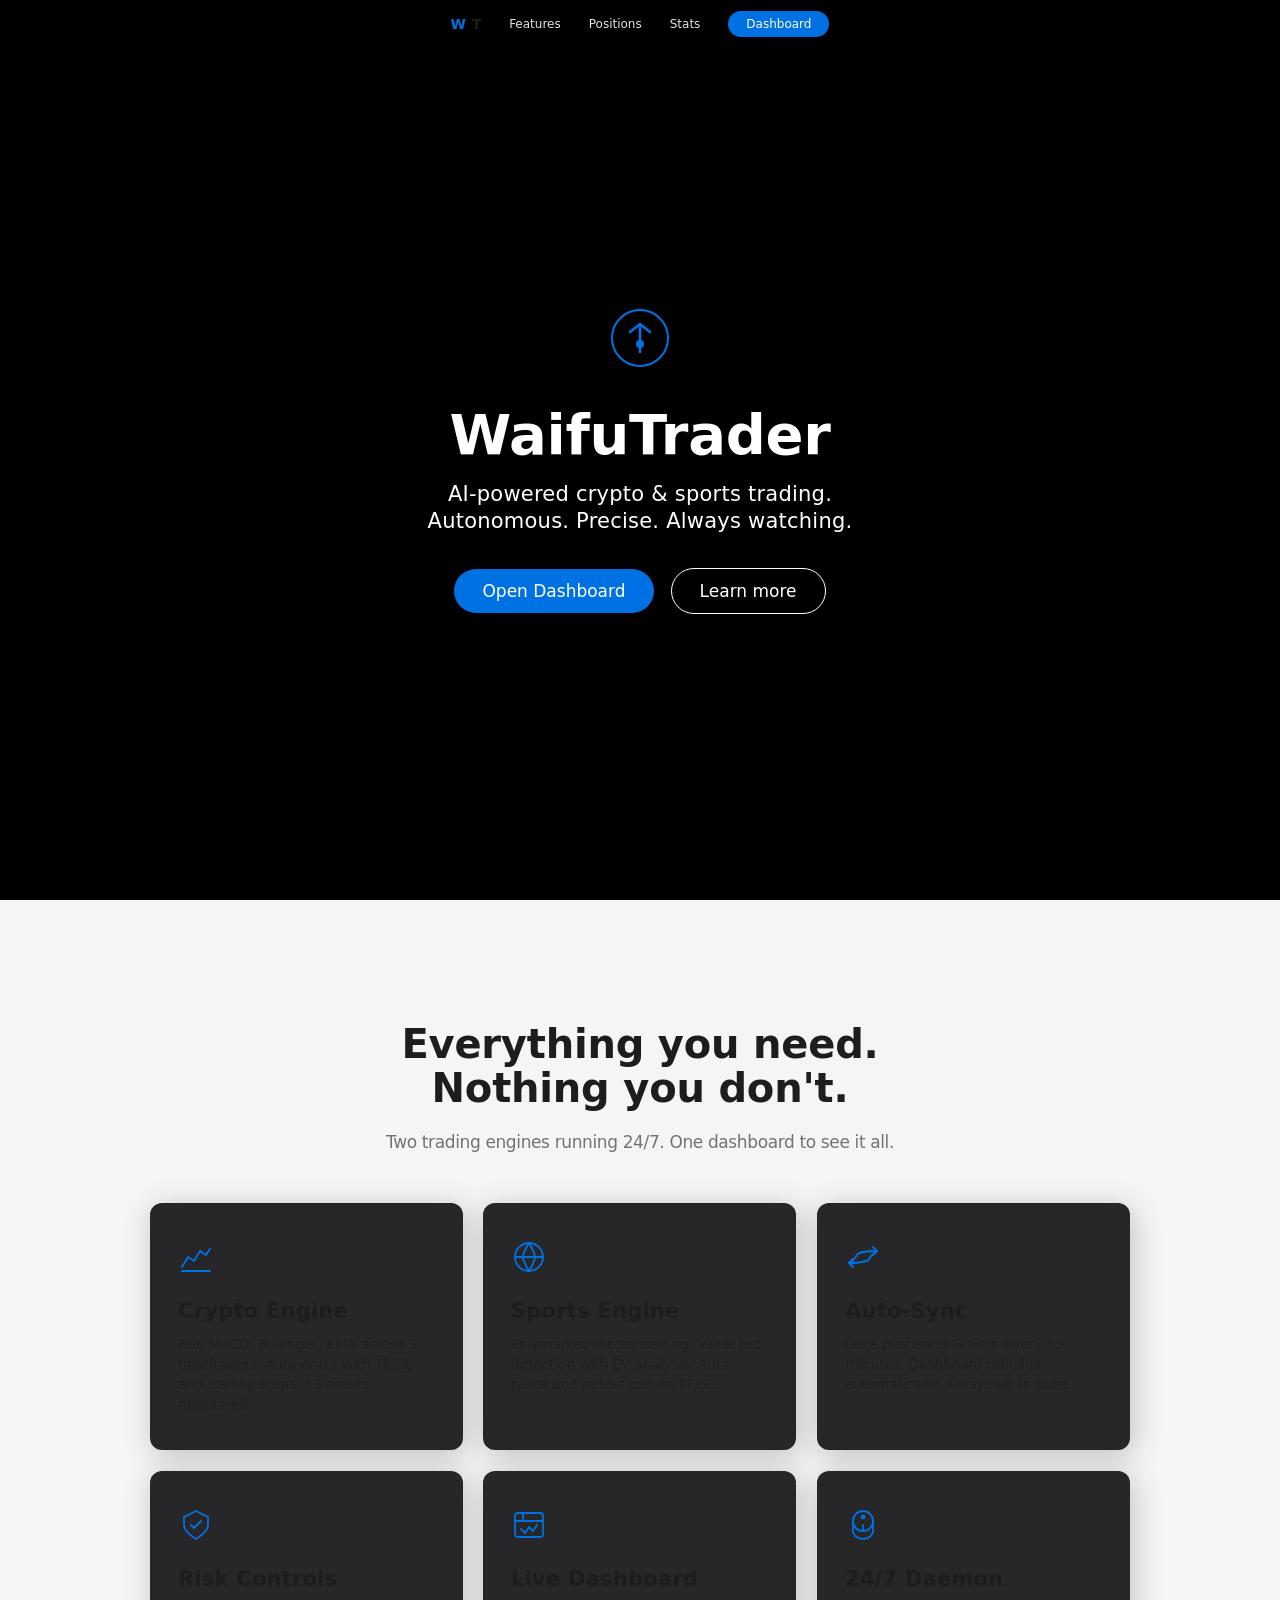
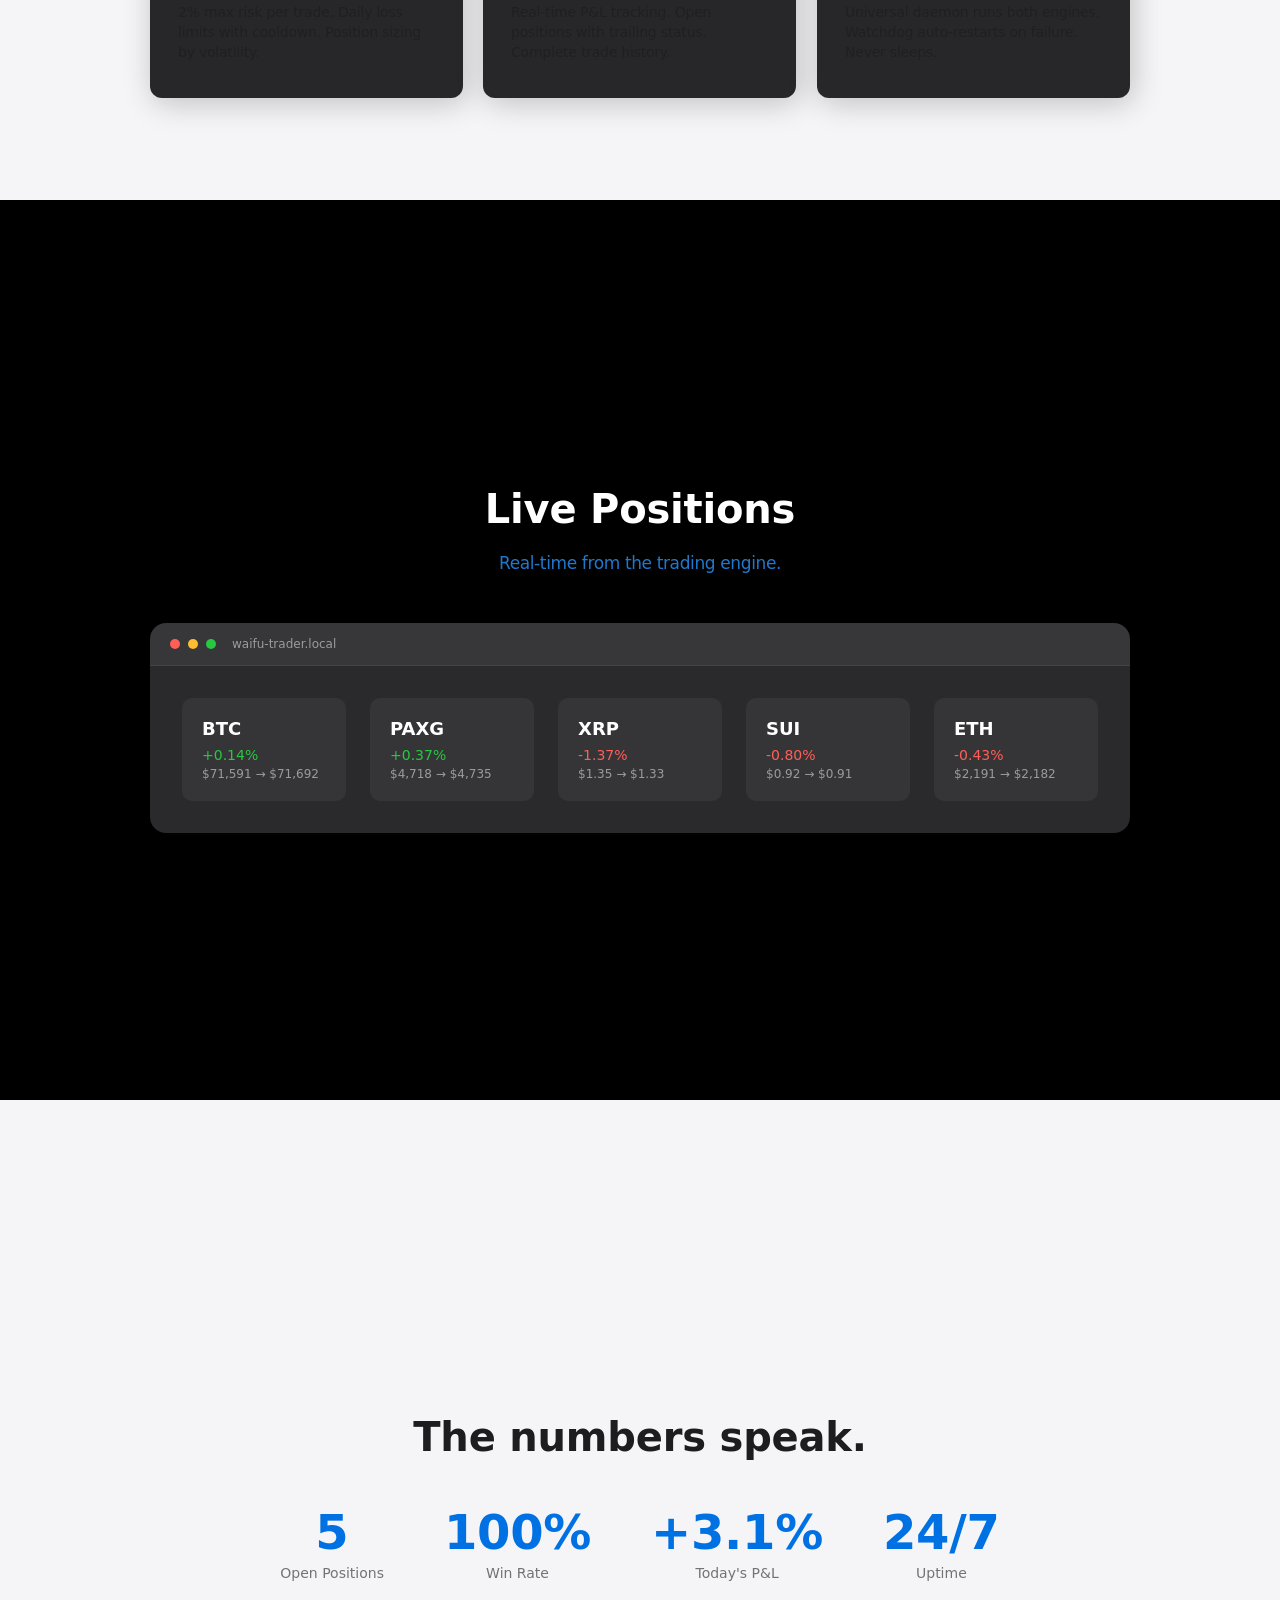
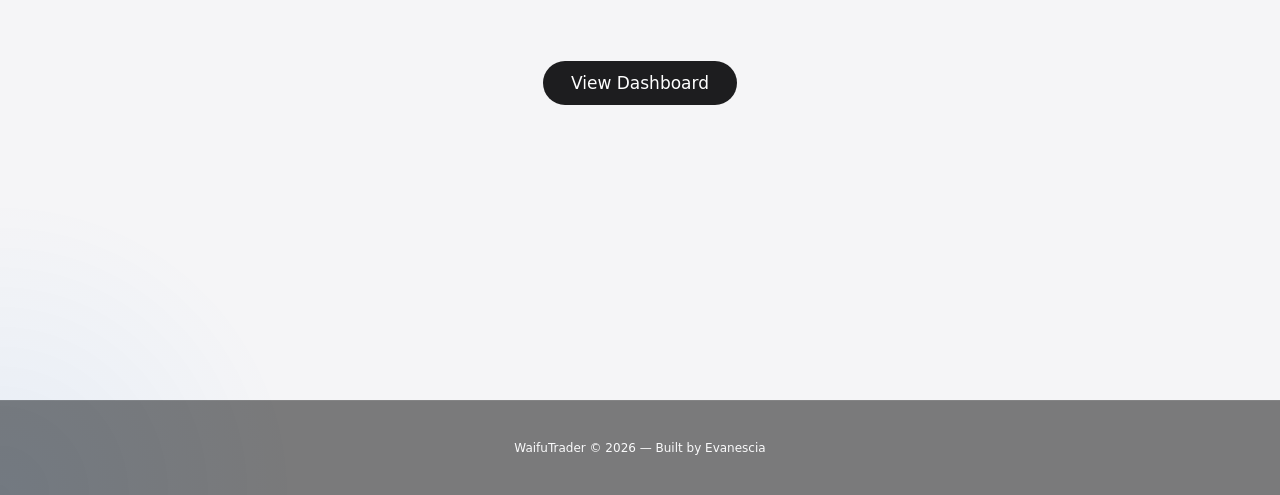
<file: landing.html>
<!DOCTYPE html>
<html lang="en">
<head>
<meta charset="UTF-8">
<meta name="viewport" content="width=device-width, initial-scale=1.0">
<title>WaifuTrader — AI-Powered Trading</title>
<style>
/* ========== APPLE DESIGN SYSTEM ========== */
:root {
  --black: #000000;
  --white: #ffffff;
  --light-gray: #f5f5f7;
  --near-black: #1d1d1f;
  --blue: #0071e3;
  --link-light: #0066cc;
  --link-dark: #2997ff;
  --text-secondary: rgba(0,0,0,0.8);
  --text-tertiary: rgba(0,0,0,0.48);
  --dark-surface-1: #272729;
  --dark-surface-2: #2a2a2d;
  --card-shadow: rgba(0,0,0,0.22) 3px 5px 30px 0px;
  --nav-glass: rgba(0,0,0,0.8);
}

* { margin:0; padding:0; box-sizing:border-box; }

body {
  font-family: system-ui, -apple-system, 'SF Pro Text', 'Segoe UI', Roboto, 'Helvetica Neue', Arial, sans-serif;
  color: var(--near-black);
  background: var(--light-gray);
  -webkit-font-smoothing: antialiased;
  -moz-osx-font-smoothing: grayscale;
  overflow-x: hidden;
}

/* ========== NAVIGATION ========== */
nav {
  position: fixed; top:0; left:0; right:0; z-index:100;
  height: 48px;
  background: var(--nav-glass);
  backdrop-filter: saturate(180%) blur(20px);
  -webkit-backdrop-filter: saturate(180%) blur(20px);
  display: flex; align-items: center; justify-content: center;
  gap: 28px;
}
nav a {
  color: var(--white); text-decoration: none;
  font-size: 12px; font-weight: 400; opacity: 0.9;
  transition: opacity 0.2s;
}
nav a:hover { opacity: 1; text-decoration: underline; }
nav .logo {
  font-weight: 600; font-size: 14px; letter-spacing: -0.2px;
  display: flex; align-items: center; gap: 6px;
}
nav .logo span { color: var(--blue); }

/* ========== SECTIONS ========== */
.section {
  min-height: 100vh;
  display: flex; flex-direction: column;
  align-items: center; justify-content: center;
  padding: 100px 24px 80px;
  text-align: center;
}
.section-dark { background: var(--black); color: var(--white); }
.section-light { background: var(--light-gray); color: var(--near-black); }

/* ========== TYPOGRAPHY ========== */
.hero-title {
  font-size: 56px; font-weight: 600;
  line-height: 1.07; letter-spacing: -0.28px;
  max-width: 800px;
}
.section-title {
  font-size: 40px; font-weight: 600;
  line-height: 1.10; letter-spacing: -0.2px;
  max-width: 700px;
}
.tile-title {
  font-size: 28px; font-weight: 400;
  line-height: 1.14; letter-spacing: 0.196px;
}
.subtitle {
  font-size: 21px; font-weight: 400;
  line-height: 1.30; letter-spacing: 0.231px;
  margin-top: 16px;
  opacity: 0.85;
}
.body-text {
  font-size: 17px; font-weight: 400;
  line-height: 1.47; letter-spacing: -0.374px;
  max-width: 600px; margin-top: 20px;
  opacity: 0.8;
}

/* ========== BUTTONS ========== */
.btn-primary {
  display: inline-block;
  background: var(--blue); color: var(--white);
  padding: 12px 28px; border-radius: 980px;
  font-size: 17px; font-weight: 400;
  text-decoration: none; border: none;
  cursor: pointer; transition: all 0.2s;
  margin-top: 32px;
}
.btn-primary:hover { filter: brightness(1.1); }
.btn-outline {
  display: inline-block;
  background: transparent; color: var(--white);
  padding: 12px 28px; border-radius: 980px;
  font-size: 17px; font-weight: 400;
  text-decoration: none;
  border: 1px solid var(--white);
  cursor: pointer; transition: all 0.2s;
  margin-top: 32px; margin-left: 12px;
}
.btn-outline:hover { background: var(--white); color: var(--black); }
.btn-outline-dark {
  display: inline-block;
  background: transparent; color: var(--near-black);
  padding: 12px 28px; border-radius: 980px;
  font-size: 17px; font-weight: 400;
  text-decoration: none;
  border: 1px solid var(--near-black);
  cursor: pointer; transition: all 0.2s;
  margin-top: 32px;
}
.btn-outline-dark:hover { background: var(--near-black); color: var(--white); }

/* ========== GRID ========== */
.features-grid {
  display: grid; grid-template-columns: repeat(3, 1fr);
  gap: 20px; max-width: 980px; width: 100%;
  margin-top: 48px;
}
.feature-card {
  background: var(--dark-surface-1);
  border-radius: 12px; padding: 36px 28px;
  text-align: left;
  box-shadow: var(--card-shadow);
}
.feature-card h3 {
  font-size: 21px; font-weight: 700;
  line-height: 1.19; letter-spacing: 0.231px;
  margin-bottom: 10px;
}
.feature-card p {
  font-size: 14px; font-weight: 400;
  line-height: 1.43; letter-spacing: -0.224px;
  opacity: 0.7;
}
.feature-icon {
  font-size: 36px; margin-bottom: 16px;
  display: block;
}

/* ========== STATS ========== */
.stats-row {
  display: flex; gap: 60px; margin-top: 48px;
  flex-wrap: wrap; justify-content: center;
}
.stat { text-align: center; }
.stat-value {
  font-size: 48px; font-weight: 600;
  line-height: 1.07; letter-spacing: -0.28px;
  color: var(--blue);
}
.stat-label {
  font-size: 14px; font-weight: 400;
  margin-top: 6px; opacity: 0.6;
}

/* ========== PRODUCT SHOWCASE ========== */
.showcase {
  max-width: 980px; width: 100%;
  background: var(--dark-surface-2);
  border-radius: 16px; overflow: hidden;
  box-shadow: var(--card-shadow);
  margin-top: 48px;
}
.showcase-bar {
  display: flex; align-items: center; gap: 8px;
  padding: 14px 20px;
  background: rgba(255,255,255,0.06);
  border-bottom: 1px solid rgba(255,255,255,0.06);
}
.showcase-dot {
  width: 10px; height: 10px; border-radius: 50%;
}
.showcase-dot.r { background: #ff5f57; }
.showcase-dot.y { background: #febc2e; }
.showcase-dot.g { background: #28c840; }
.showcase-body {
  padding: 32px; display: flex; gap: 24px;
  flex-wrap: wrap; justify-content: center;
}
.position-card {
  background: rgba(255,255,255,0.05);
  border-radius: 10px; padding: 20px;
  min-width: 160px; flex: 1; max-width: 200px;
  text-align: left;
}
.position-card .symbol {
  font-size: 18px; font-weight: 600;
  margin-bottom: 8px;
}
.position-card .pnl {
  font-size: 14px; font-weight: 400;
}
.position-card .pnl.green { color: #28c840; }
.position-card .pnl.red { color: #ff5f57; }
.position-card .price {
  font-size: 12px; opacity: 0.5; margin-top: 4px;
}

/* ========== FOOTER ========== */
footer {
  background: var(--black); color: var(--white);
  padding: 40px 24px; text-align: center;
  font-size: 12px; opacity: 0.5;
  border-top: 1px solid rgba(255,255,255,0.08);
}

/* ========== ANIMATIONS ========== */

/* Scroll reveal */
.reveal {
  opacity: 0;
  transform: translateY(40px);
  transition: opacity 0.8s cubic-bezier(0.25, 0.46, 0.45, 0.94),
              transform 0.8s cubic-bezier(0.25, 0.46, 0.45, 0.94);
}
.reveal.visible {
  opacity: 1;
  transform: translateY(0);
}

/* Stagger children */
.reveal.visible .feature-card:nth-child(1) { transition-delay: 0.05s; }
.reveal.visible .feature-card:nth-child(2) { transition-delay: 0.12s; }
.reveal.visible .feature-card:nth-child(3) { transition-delay: 0.19s; }
.reveal.visible .feature-card:nth-child(4) { transition-delay: 0.26s; }
.reveal.visible .feature-card:nth-child(5) { transition-delay: 0.33s; }
.reveal.visible .feature-card:nth-child(6) { transition-delay: 0.40s; }

/* Feature card hover base */
.feature-card {
  transition: transform 0.3s cubic-bezier(0.25, 0.46, 0.45, 0.94),
              box-shadow 0.3s ease;
  will-change: transform;
}
.feature-card:hover {
  box-shadow: rgba(0,113,227,0.15) 0px 8px 40px 0px;
}

/* Position card stagger */
.position-card {
  opacity: 0;
  transform: translateY(16px);
  transition: opacity 0.5s ease, transform 0.5s ease;
}
.position-card.visible {
  opacity: 1;
  transform: translateY(0);
}

/* Mouse glow */
.mouse-glow {
  position: fixed;
  width: 600px;
  height: 600px;
  border-radius: 50%;
  background: radial-gradient(circle, rgba(0,113,227,0.06) 0%, transparent 70%);
  pointer-events: none;
  z-index: 1;
  transform: translate(-50%, -50%);
  transition: left 0.15s ease-out, top 0.15s ease-out;
  will-change: left, top;
}

/* Stat counter */
.stat-value {
  transition: transform 0.6s cubic-bezier(0.34, 1.56, 0.64, 1);
}
.stat-value.animate {
  animation: statPop 0.6s cubic-bezier(0.34, 1.56, 0.64, 1) forwards;
}
@keyframes statPop {
  0% { transform: scale(0.5); opacity: 0; }
  100% { transform: scale(1); opacity: 1; }
}

/* Hero entrance */
.hero-title {
  animation: heroIn 1s cubic-bezier(0.25, 0.46, 0.45, 0.94) forwards;
}
@keyframes heroIn {
  0% { opacity: 0; transform: translateY(30px); }
  100% { opacity: 1; transform: translateY(0); }
}
.subtitle {
  animation: heroIn 1s 0.2s cubic-bezier(0.25, 0.46, 0.45, 0.94) both;
}
.btn-primary, .btn-outline {
  animation: heroIn 1s 0.4s cubic-bezier(0.25, 0.46, 0.45, 0.94) both;
}

/* Button hover */
.btn-primary {
  transition: all 0.2s ease;
}
.btn-primary:hover {
  filter: brightness(1.1);
  transform: scale(1.04);
  box-shadow: rgba(0,113,227,0.3) 0px 6px 24px 0px;
}
.btn-outline, .btn-outline-dark {
  transition: all 0.25s ease;
}

/* Nav link hover */
nav a:not(.btn-primary) {
  transition: opacity 0.2s, color 0.2s;
}
nav a:not(.btn-primary):hover {
  opacity: 1;
  color: #0071e3;
}

/* ========== RESPONSIVE ========== */
@media (max-width: 768px) {
  .hero-title { font-size: 36px; }
  .section-title { font-size: 28px; }
  .features-grid { grid-template-columns: 1fr; }
  .stats-row { gap: 32px; }
  .stat-value { font-size: 36px; }
  .btn-outline { margin-left: 0; margin-top: 12px; }
  nav { gap: 16px; }
  nav a { font-size: 11px; }
}
@media (max-width: 480px) {
  .hero-title { font-size: 28px; }
  .section-title { font-size: 24px; }
  .subtitle { font-size: 17px; }
}
</style>
</head>
<body>

<!-- NAV -->
<nav>
  <div class="logo"><span>W</span>T</div>
  <a href="#features">Features</a>
  <a href="#positions">Positions</a>
  <a href="#stats">Stats</a>
  <a href="/dashboard" class="btn-primary" style="padding:6px 18px;font-size:12px;margin-top:0">Dashboard</a>
</nav>

<!-- HERO -->
<div class="section section-dark">
  <div style="font-size:64px;margin-bottom:20px">
    <svg width="64" height="64" viewBox="0 0 64 64" fill="none">
      <circle cx="32" cy="32" r="28" stroke="#0071e3" stroke-width="2"/>
      <path d="M32 18 L32 46 M22 26 L32 18 L42 26" stroke="#0071e3" stroke-width="2.5" stroke-linecap="round" stroke-linejoin="round"/>
      <circle cx="32" cy="38" r="4" fill="#0071e3"/>
    </svg>
  </div>
  <h1 class="hero-title">WaifuTrader</h1>
  <p class="subtitle">AI-powered crypto & sports trading.<br>Autonomous. Precise. Always watching.</p>
  <div>
    <a href="/dashboard" class="btn-primary">Open Dashboard</a>
    <a href="#features" class="btn-outline">Learn more</a>
  </div>
</div>

<!-- FEATURES -->
<div class="section section-light reveal" id="features">
  <h2 class="section-title">Everything you need.<br>Nothing you don't.</h2>
  <p class="body-text" style="opacity:0.6">Two trading engines running 24/7. One dashboard to see it all.</p>

  <div class="features-grid">
    <div class="feature-card">
      <span class="feature-icon"><svg width="36" height="36" viewBox="0 0 36 36" fill="none" stroke="#0071e3" stroke-width="1.8" stroke-linecap="round" stroke-linejoin="round"><polyline points="4 28 10 18 16 22 22 12 28 16 32 10"/><line x1="4" y1="32" x2="32" y2="32"/></svg></span>
      <h3>Crypto Engine</h3>
      <p>RSI, MACD, Bollinger, EMA across 3 timeframes. Auto-entry with TP/SL and trailing stops. 10 assets monitored.</p>
    </div>
    <div class="feature-card">
      <span class="feature-icon"><svg width="36" height="36" viewBox="0 0 36 36" fill="none" stroke="#0071e3" stroke-width="1.8" stroke-linecap="round" stroke-linejoin="round"><circle cx="18" cy="18" r="14"/><path d="M18 4 C18 4 24 14 24 18 C24 22 18 32 18 32"/><path d="M18 4 C18 4 12 14 12 18 C12 22 18 32 18 32"/><line x1="4" y1="18" x2="32" y2="18"/></svg></span>
      <h3>Sports Engine</h3>
      <p>Polymarket soccer betting. Value bet detection with EV analysis. Auto-place and auto-close on TP/SL.</p>
    </div>
    <div class="feature-card">
      <span class="feature-icon"><svg width="36" height="36" viewBox="0 0 36 36" fill="none" stroke="#0071e3" stroke-width="1.8" stroke-linecap="round" stroke-linejoin="round"><polyline points="28 8 32 12 28 16"/><polyline points="8 20 4 24 8 28"/><path d="M32 12 C32 12 14 12 12 16 C10 20 4 24 4 24"/><path d="M4 24 C4 24 22 24 24 20 C26 16 32 12 32 12"/></svg></span>
      <h3>Auto-Sync</h3>
      <p>Data pushes to GitHub every 15 minutes. Dashboard rebuilds automatically. Always up to date.</p>
    </div>
    <div class="feature-card">
      <span class="feature-icon"><svg width="36" height="36" viewBox="0 0 36 36" fill="none" stroke="#0071e3" stroke-width="1.8" stroke-linecap="round" stroke-linejoin="round"><path d="M18 4 L30 10 V18 C30 25 18 32 18 32 C18 32 6 25 6 18 V10 L18 4Z"/><polyline points="13 18 16 21 23 14"/></svg></span>
      <h3>Risk Controls</h3>
      <p>2% max risk per trade. Daily loss limits with cooldown. Position sizing by volatility.</p>
    </div>
    <div class="feature-card">
      <span class="feature-icon"><svg width="36" height="36" viewBox="0 0 36 36" fill="none" stroke="#0071e3" stroke-width="1.8" stroke-linecap="round" stroke-linejoin="round"><rect x="4" y="6" width="28" height="24" rx="3"/><line x1="4" y1="14" x2="32" y2="14"/><line x1="12" y1="6" x2="12" y2="14"/><polyline points="10 22 14 26 18 20 22 24 26 18"/></svg></span>
      <h3>Live Dashboard</h3>
      <p>Real-time P&L tracking. Open positions with trailing status. Complete trade history.</p>
    </div>
    <div class="feature-card">
      <span class="feature-icon"><svg width="36" height="36" viewBox="0 0 36 36" fill="none" stroke="#0071e3" stroke-width="1.8" stroke-linecap="round" stroke-linejoin="round"><circle cx="18" cy="14" r="10"/><path d="M8 14 V24 C8 28 12 32 18 32 C24 32 28 28 28 24 V14"/><line x1="18" y1="18" x2="18" y2="24"/><circle cx="18" cy="10" r="1.5" fill="#0071e3"/></svg></span>
      <h3>24/7 Daemon</h3>
      <p>Universal daemon runs both engines. Watchdog auto-restarts on failure. Never sleeps.</p>
    </div>
  </div>
</div>

<!-- POSITIONS SHOWCASE -->
<div class="section section-dark reveal" id="positions">
  <h2 class="section-title">Live Positions</h2>
  <p class="body-text" style="color:var(--link-dark)">Real-time from the trading engine.</p>

  <div class="showcase">
    <div class="showcase-bar">
      <div class="showcase-dot r"></div>
      <div class="showcase-dot y"></div>
      <div class="showcase-dot g"></div>
      <span style="font-size:12px;opacity:0.5;margin-left:8px">waifu-trader.local</span>
    </div>
    <div class="showcase-body">
      <div class="position-card">
        <div class="symbol">BTC</div>
        <div class="pnl green">+0.14%</div>
        <div class="price">$71,591 → $71,692</div>
      </div>
      <div class="position-card">
        <div class="symbol">PAXG</div>
        <div class="pnl green">+0.37%</div>
        <div class="price">$4,718 → $4,735</div>
      </div>
      <div class="position-card">
        <div class="symbol">XRP</div>
        <div class="pnl red">-1.37%</div>
        <div class="price">$1.35 → $1.33</div>
      </div>
      <div class="position-card">
        <div class="symbol">SUI</div>
        <div class="pnl red">-0.80%</div>
        <div class="price">$0.92 → $0.91</div>
      </div>
      <div class="position-card">
        <div class="symbol">ETH</div>
        <div class="pnl red">-0.43%</div>
        <div class="price">$2,191 → $2,182</div>
      </div>
    </div>
  </div>
</div>

<!-- STATS -->
<div class="section section-light reveal" id="stats">
  <h2 class="section-title">The numbers speak.</h2>

  <div class="stats-row">
    <div class="stat">
      <div class="stat-value">5</div>
      <div class="stat-label">Open Positions</div>
    </div>
    <div class="stat">
      <div class="stat-value">100%</div>
      <div class="stat-label">Win Rate</div>
    </div>
    <div class="stat">
      <div class="stat-value">+3.1%</div>
      <div class="stat-label">Today's P&L</div>
    </div>
    <div class="stat">
      <div class="stat-value">24/7</div>
      <div class="stat-label">Uptime</div>
    </div>
  </div>

  <div style="margin-top:48px">
    <a href="/dashboard" class="btn-primary" style="background:var(--near-black)">View Dashboard</a>
  </div>
</div>

<!-- FOOTER -->
<footer>
  WaifuTrader &copy; 2026 &mdash; Built by Evanescia
</footer>

<script>
// ========== SCROLL REVEAL ==========
const observer = new IntersectionObserver((entries) => {
  entries.forEach(entry => {
    if (entry.isIntersecting) {
      entry.target.classList.add('visible');
    }
  });
}, { threshold: 0.15, rootMargin: '0px 0px -50px 0px' });

document.querySelectorAll('.reveal').forEach(el => observer.observe(el));

// ========== PARALLAX HERO ==========
const hero = document.querySelector('.hero-title');
const heroSection = document.querySelector('.section-dark');
window.addEventListener('scroll', () => {
  const scrollY = window.scrollY;
  if (hero && scrollY < window.innerHeight) {
    const progress = scrollY / window.innerHeight;
    hero.style.transform = `translateY(${scrollY * 0.3}px)`;
    hero.style.opacity = 1 - progress * 1.2;
  }
}, { passive: true });

// ========== MOUSE GLOW ==========
const glow = document.createElement('div');
glow.className = 'mouse-glow';
document.body.appendChild(glow);

document.addEventListener('mousemove', (e) => {
  requestAnimationFrame(() => {
    glow.style.left = e.clientX + 'px';
    glow.style.top = e.clientY + 'px';
  });
});

// ========== CARD TILT ==========
document.querySelectorAll('.feature-card').forEach(card => {
  card.addEventListener('mousemove', (e) => {
    const rect = card.getBoundingClientRect();
    const x = (e.clientX - rect.left) / rect.width - 0.5;
    const y = (e.clientY - rect.top) / rect.height - 0.5;
    card.style.transform = `perspective(800px) rotateY(${x * 6}deg) rotateX(${-y * 6}deg) scale(1.02)`;
  });
  card.addEventListener('mouseleave', () => {
    card.style.transform = 'perspective(800px) rotateY(0) rotateX(0) scale(1)';
  });
});

// ========== POSITION CARD STAGGER ==========
const posObserver = new IntersectionObserver((entries) => {
  entries.forEach(entry => {
    if (entry.isIntersecting) {
      entry.target.querySelectorAll('.position-card').forEach((card, i) => {
        setTimeout(() => card.classList.add('visible'), i * 120);
      });
    }
  });
}, { threshold: 0.3 });

document.querySelectorAll('.showcase-body').forEach(el => posObserver.observe(el));

// ========== SMOOTH SCROLL ==========
document.querySelectorAll('a[href^="#"]').forEach(a => {
  a.addEventListener('click', e => {
    e.preventDefault();
    document.querySelector(a.getAttribute('href')).scrollIntoView({behavior:'smooth'});
  });
});

// ========== NAV FADE ON SCROLL ==========
const nav = document.querySelector('nav');
let lastScroll = 0;
window.addEventListener('scroll', () => {
  const scrollY = window.scrollY;
  if (scrollY > 100) {
    nav.style.background = 'rgba(0,0,0,0.92)';
  } else {
    nav.style.background = 'rgba(0,0,0,0.8)';
  }
  lastScroll = scrollY;
}, { passive: true });

// ========== STAT COUNTER ANIMATION ==========
const statObserver = new IntersectionObserver((entries) => {
  entries.forEach(entry => {
    if (entry.isIntersecting) {
      entry.target.querySelectorAll('.stat-value').forEach(el => {
        el.classList.add('animate');
      });
    }
  });
}, { threshold: 0.5 });

document.querySelectorAll('.stats-row').forEach(el => statObserver.observe(el));
</script>
</body>
</html>
</file>
